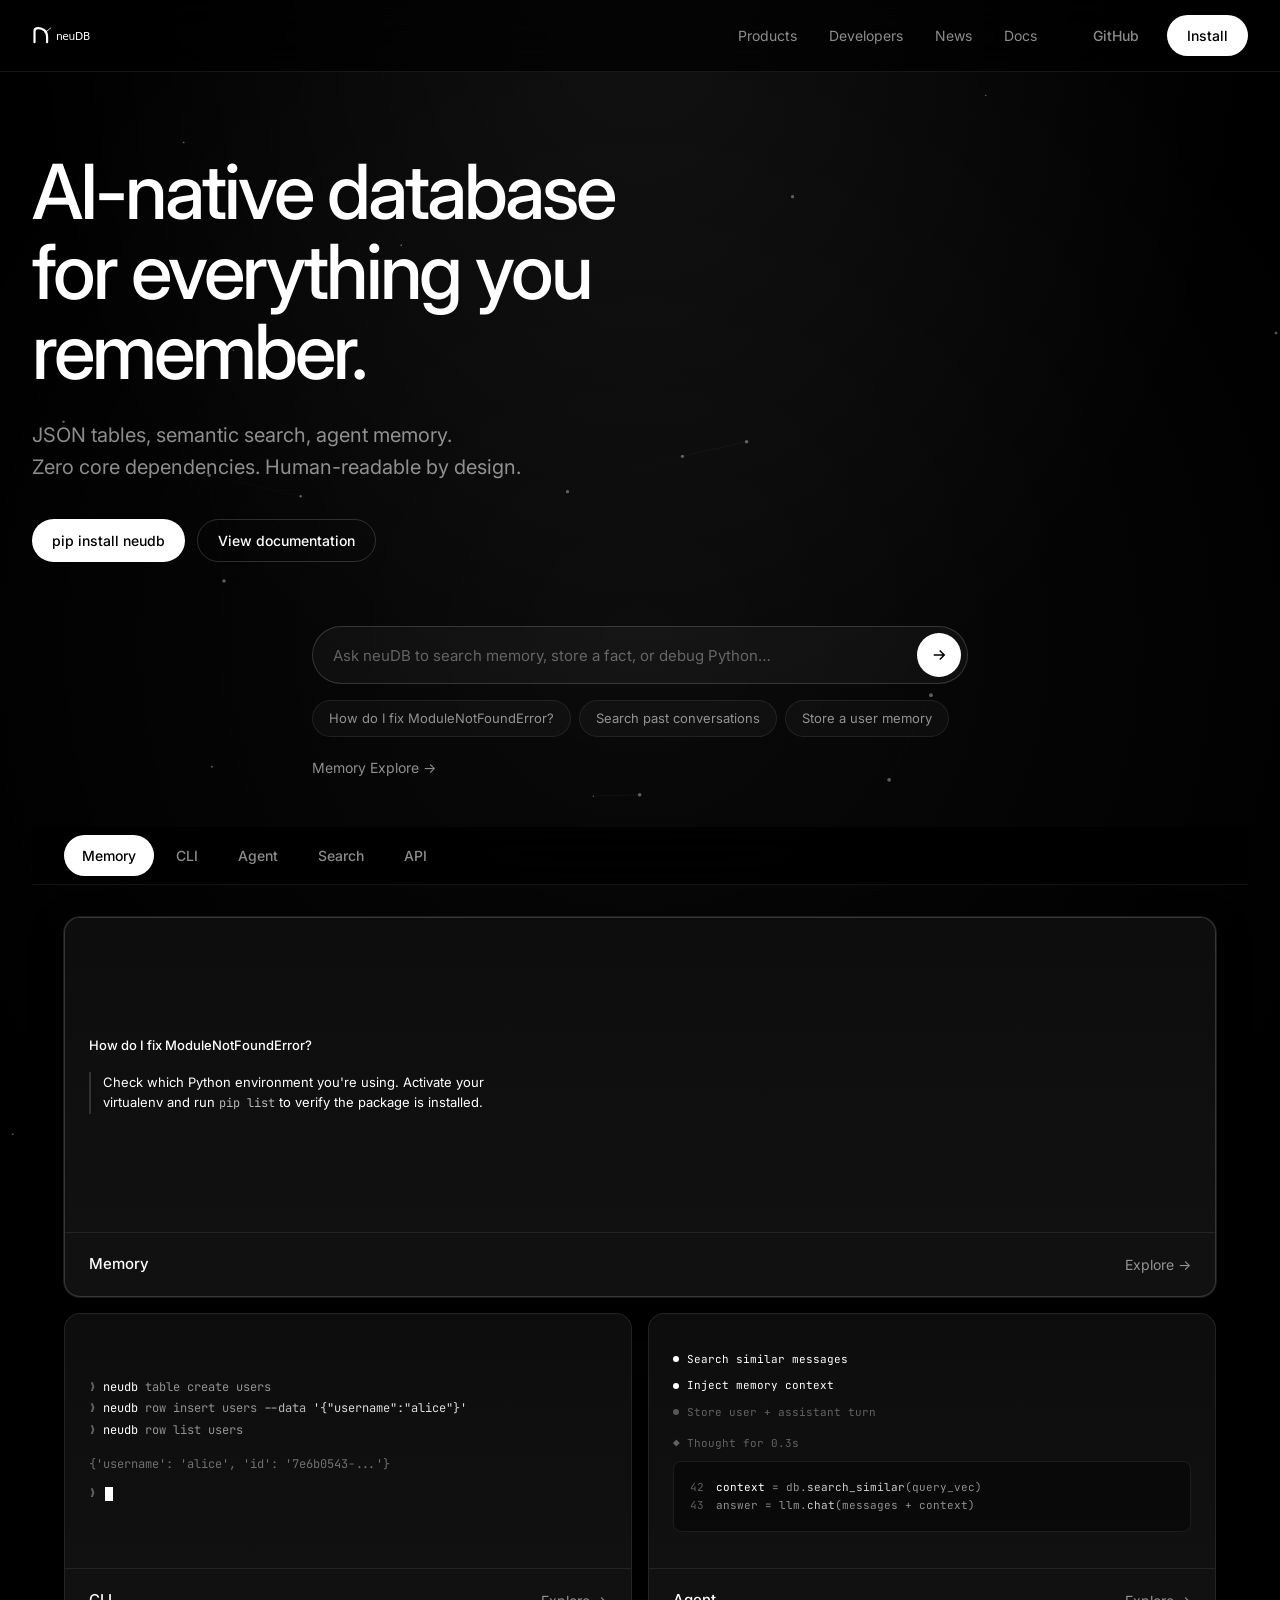
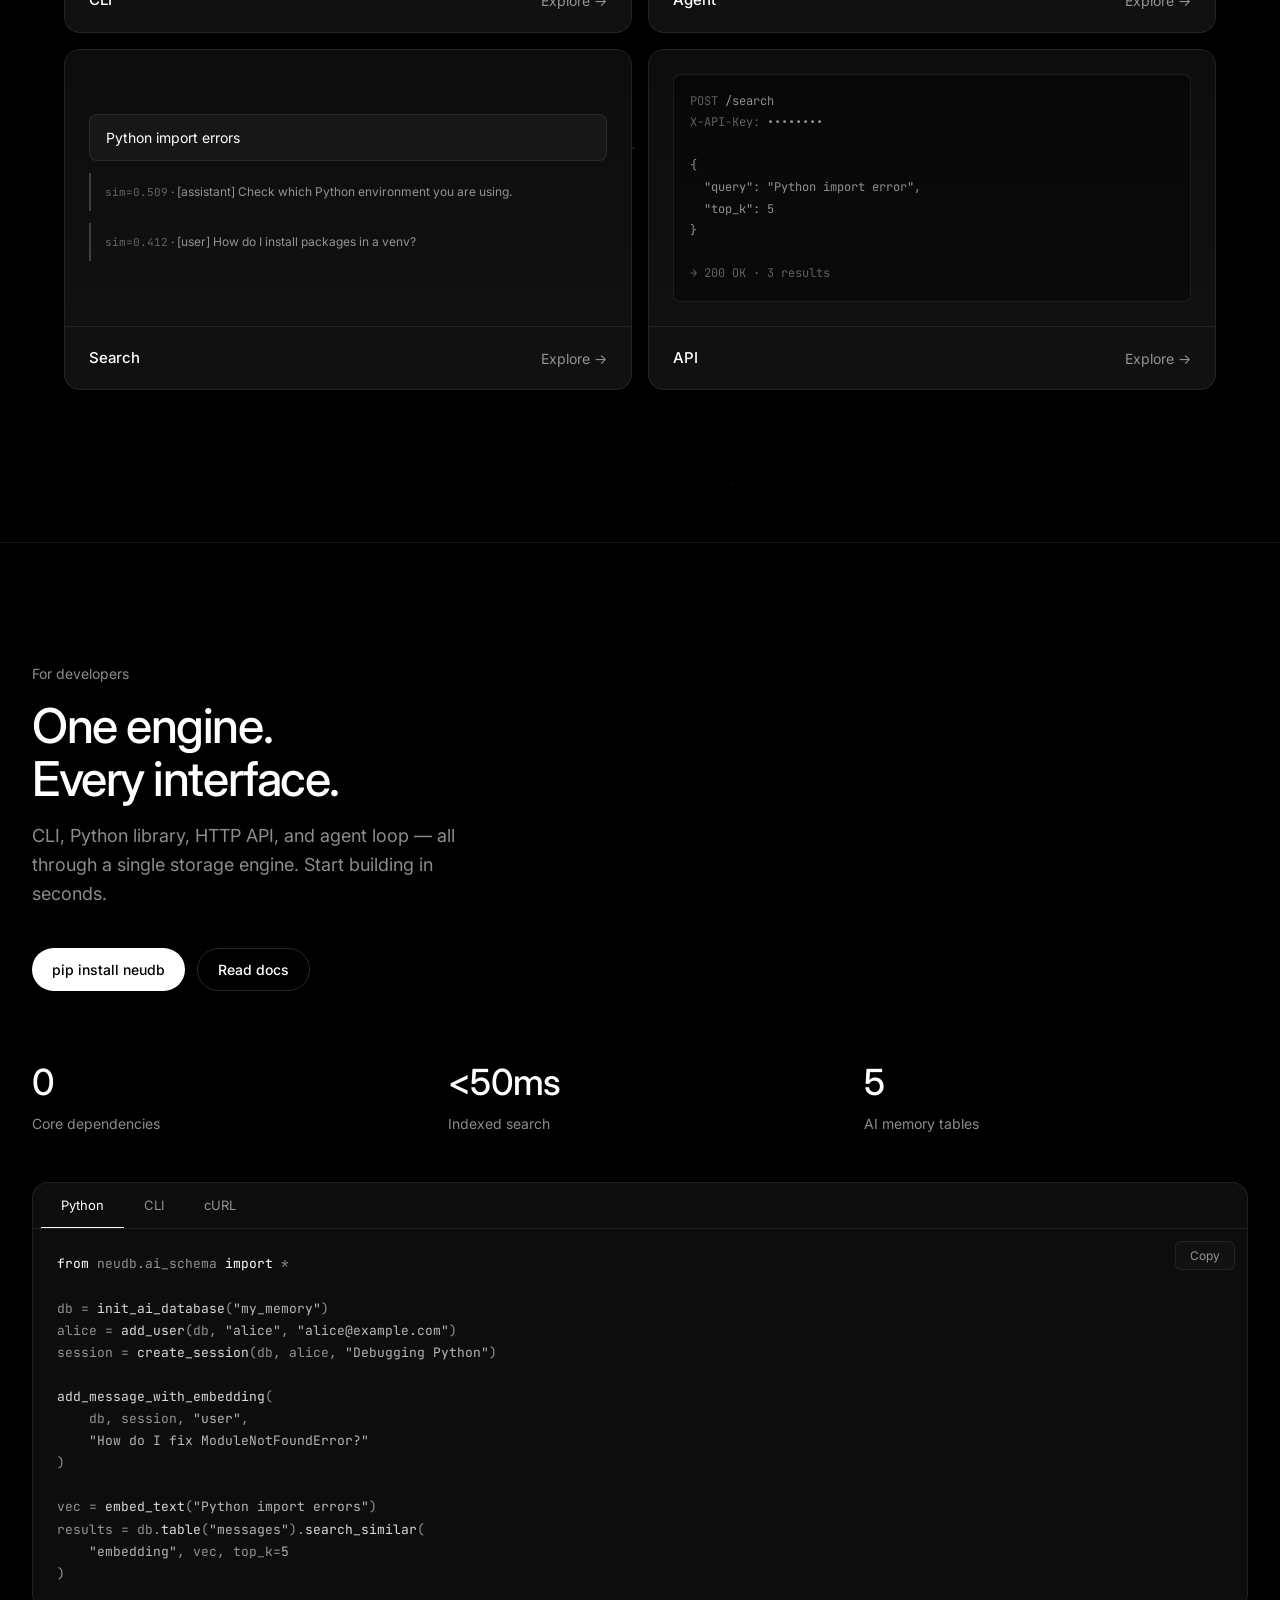
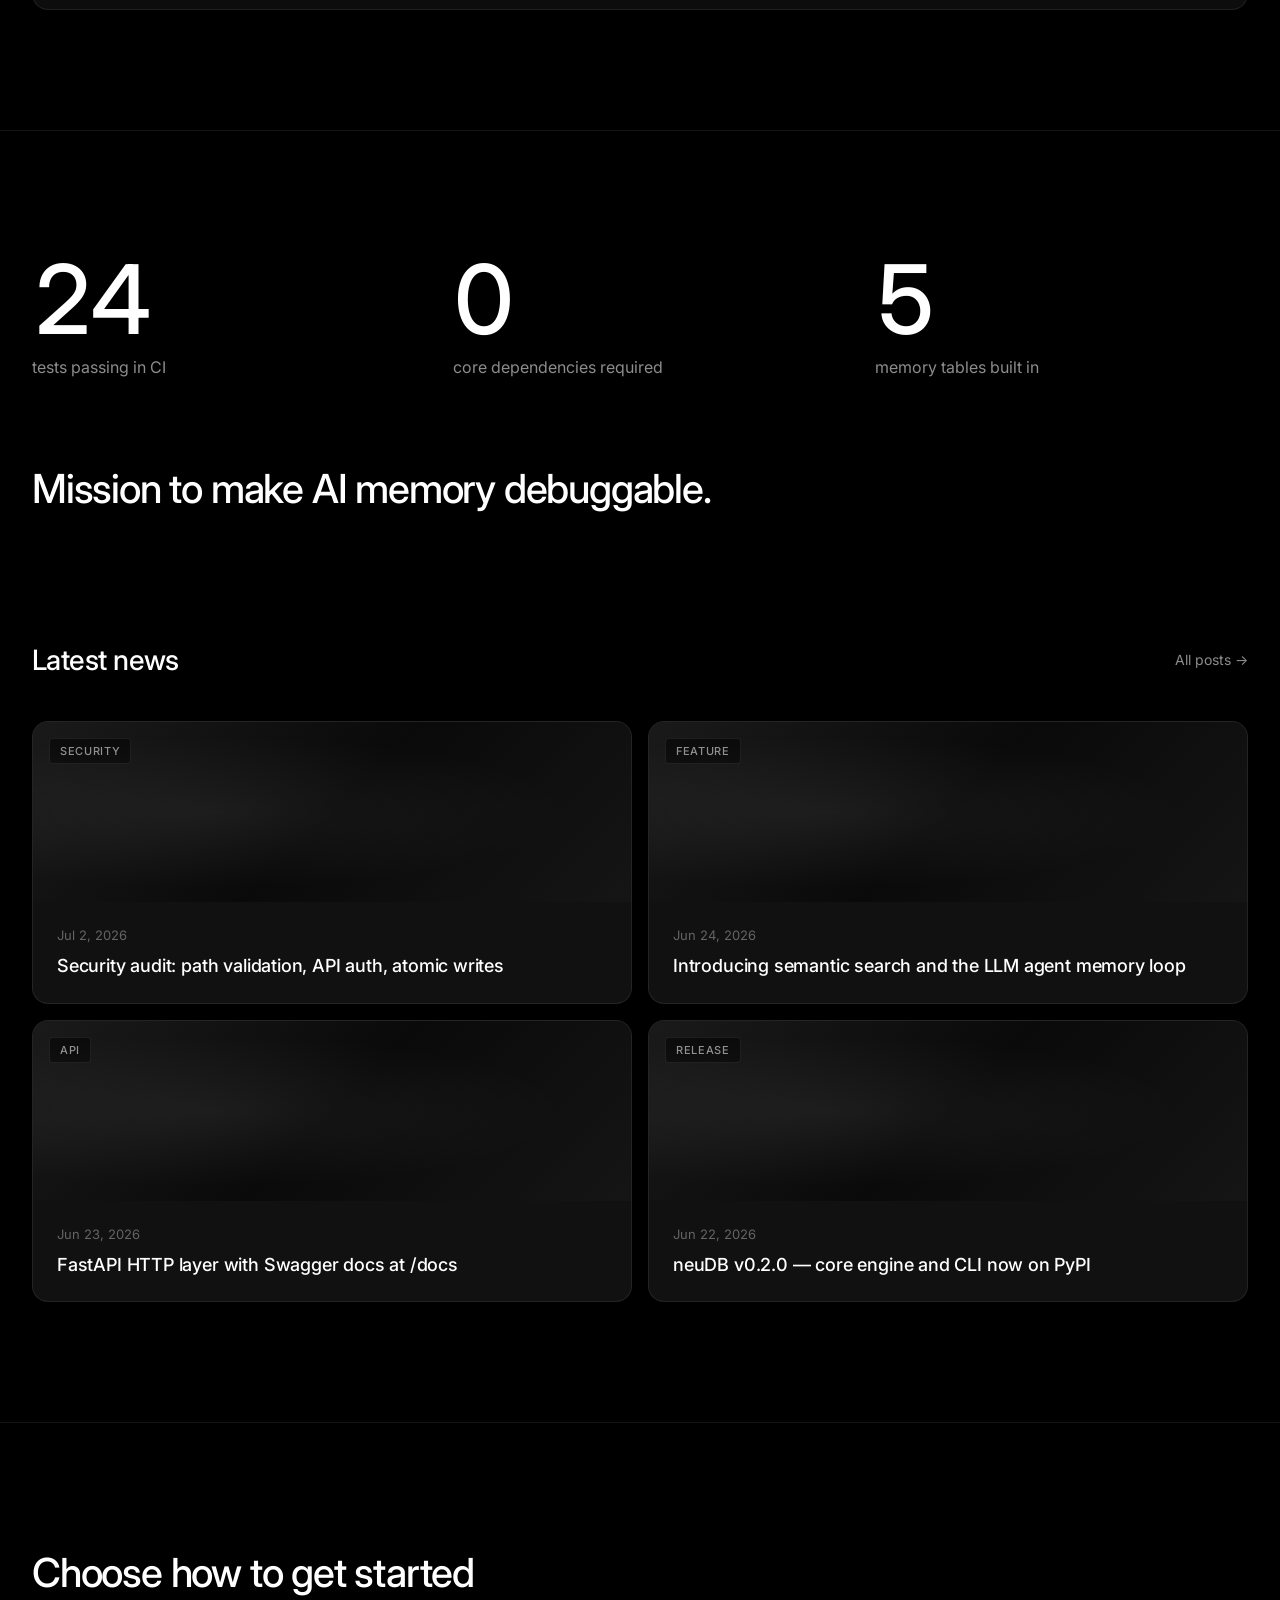
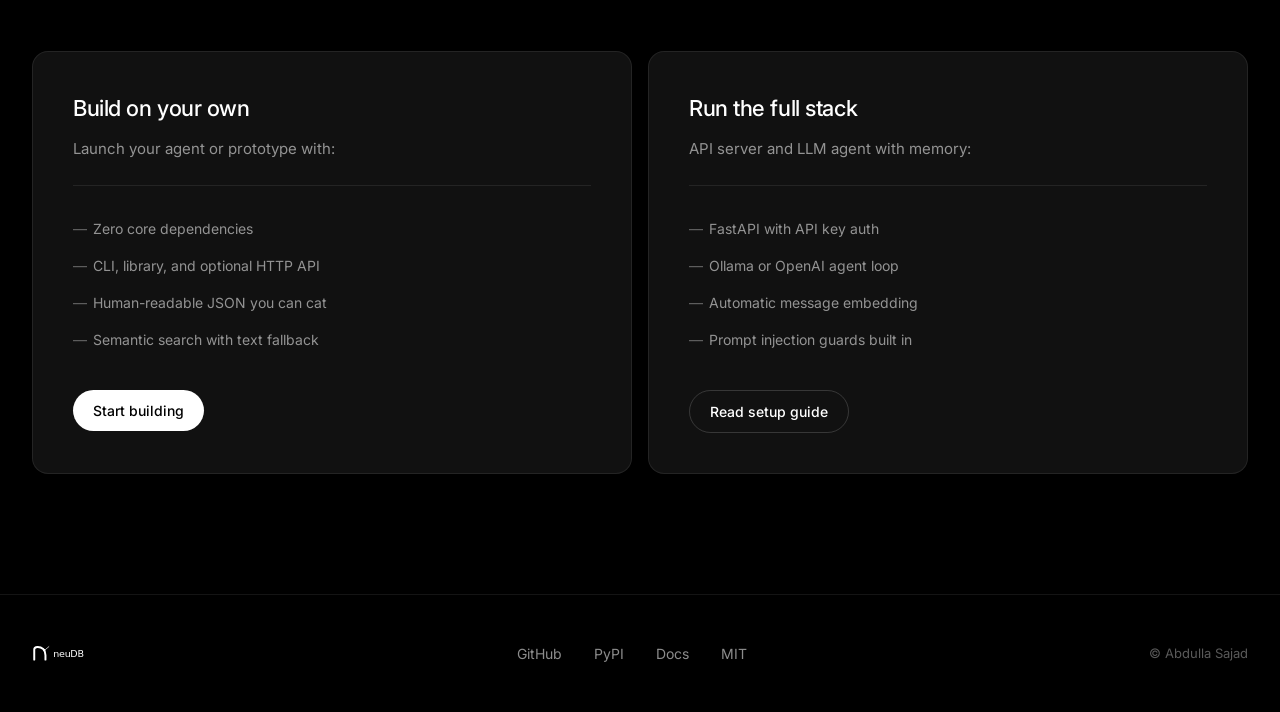
<file: website/index.html>
<!DOCTYPE html>
<html lang="en">
<head>
  <meta charset="utf-8">
  <meta name="viewport" content="width=device-width, initial-scale=1">
  <title>neuDB</title>
  <meta name="description" content="AI-native database for agents. JSON tables, semantic search, zero dependencies.">
  <meta name="author" content="Abdulla Sajad">
  <meta name="color-scheme" content="dark">
  <meta name="theme-color" content="#000000">
  <link rel="icon" href="assets/icon.svg" type="image/svg+xml">
  <link rel="apple-touch-icon" href="assets/app-icon.jpg">
  <link rel="preconnect" href="https://fonts.googleapis.com">
  <link rel="preconnect" href="https://fonts.gstatic.com" crossorigin>
  <link href="https://fonts.googleapis.com/css2?family=Inter:wght@400;500;600&family=JetBrains+Mono:wght@400;500&display=swap" rel="stylesheet">
  <link rel="stylesheet" href="css/style.css">
  <meta property="og:type" content="website">
  <meta property="og:title" content="neuDB">
  <meta property="og:description" content="Frontier memory for everything you build. JSON tables, semantic search, agent loops.">
  <meta property="og:url" content="https://neuralbroker.github.io/neudb/">
  <meta property="og:image" content="assets/logo-mark.jpg">
  <meta name="twitter:card" content="summary_large_image">
  <meta name="twitter:image" content="assets/logo-mark.jpg">
</head>
<body>
  <a class="skip-link" href="#main">Skip to content</a>

  <header class="header">
    <div class="header-inner">
      <a href="#" class="logo">
        <img src="assets/logo.svg" alt="neuDB" class="logo-wordmark" height="20">
      </a>
      <nav class="nav" aria-label="Primary">
        <a href="#showcase">Products</a>
        <a href="#developers">Developers</a>
        <a href="#news">News</a>
        <a href="https://github.com/neuralbroker/neudb/blob/main/README.md" target="_blank" rel="noopener">Docs</a>
      </nav>
      <div class="header-actions">
        <a href="https://github.com/neuralbroker/neudb" class="btn btn-ghost" target="_blank" rel="noopener">GitHub</a>
        <a href="https://pypi.org/project/neudb/" class="btn btn-primary" target="_blank" rel="noopener">Install</a>
        <button type="button" class="menu-btn" aria-label="Open menu">
          <svg viewBox="0 0 24 24" fill="none" stroke="currentColor" stroke-width="2" aria-hidden="true"><path d="M4 6h16M4 12h16M4 18h16"/></svg>
        </button>
      </div>
    </div>
  </header>

  <main id="main">
    <!-- Hero with animated background -->
    <section class="hero-wrap">
      <canvas id="hero-canvas" class="hero-canvas" aria-hidden="true"></canvas>
      <div class="hero-vignette" aria-hidden="true"></div>
      <section class="hero">
      <div class="hero-content reveal">
        <h1>
          <span class="line">AI-native database</span>
          <span class="line">for everything you</span>
          <span class="line"><span class="hero-repeat emphasis">remember.</span></span>
        </h1>
        <p class="hero-lead">
          JSON tables, semantic search, agent memory.<br>
          Zero core dependencies. Human-readable by design.
        </p>
        <div class="hero-actions">
          <a href="https://pypi.org/project/neudb/" class="btn btn-primary" target="_blank" rel="noopener">pip install neudb</a>
          <a href="https://github.com/neuralbroker/neudb/blob/main/README.md" class="btn btn-outline" target="_blank" rel="noopener">View documentation</a>
        </div>
      </div>

      <!-- Grok-style chat input -->
      <div class="grok-chat reveal">
        <div class="grok-input-wrap">
          <input
            type="text"
            id="grok-input"
            class="grok-input"
            placeholder="Ask neuDB to search memory, store a fact, or debug Python…"
            autocomplete="off"
            spellcheck="false"
          >
          <button type="button" id="grok-submit" class="grok-submit" aria-label="Search memory">
            <svg viewBox="0 0 24 24" fill="none" stroke="currentColor" stroke-width="2" aria-hidden="true"><path d="M5 12h14M13 6l6 6-6 6"/></svg>
          </button>
        </div>
        <div class="grok-suggestions" role="list">
          <button type="button" class="grok-suggestion" data-query="How do I fix ModuleNotFoundError?">How do I fix ModuleNotFoundError?</button>
          <button type="button" class="grok-suggestion" data-query="Search my past conversations about Python">Search past conversations</button>
          <button type="button" class="grok-suggestion" data-query="Store that my favorite language is Python">Store a user memory</button>
        </div>
        <div id="grok-response" class="grok-response" hidden></div>
        <a href="#showcase" class="grok-explore">Memory Explore →</a>
      </div>

      <!-- Sticky product nav -->
      <nav class="product-nav" id="product-nav" aria-label="Products">
        <div class="product-nav-inner">
          <a href="#card-memory" class="product-nav-link active">Memory</a>
          <a href="#card-cli" class="product-nav-link">CLI</a>
          <a href="#card-agent" class="product-nav-link">Agent</a>
          <a href="#card-search" class="product-nav-link">Search</a>
          <a href="#card-api" class="product-nav-link">API</a>
        </div>
      </nav>

      <!-- Product showcase cards (xAI-style) -->
      <div class="showcase" id="showcase">
        <article class="showcase-card full reveal" id="card-memory" data-product-card>
          <div class="showcase-preview">
            <div class="mock-chat">
              <p class="mock-prompt"><strong>How do I fix ModuleNotFoundError?</strong></p>
              <p class="mock-response">Check which Python environment you're using. Activate your virtualenv and run <code style="font-family:var(--font-mono);font-size:12px;color:rgba(255,255,255,0.7)">pip list</code> to verify the package is installed.</p>
            </div>
          </div>
          <div class="showcase-footer">
            <span>Memory</span>
            <a href="#developers" class="showcase-link">Explore →</a>
          </div>
        </article>

        <article class="showcase-card reveal" id="card-cli" data-product-card>
          <div class="showcase-preview">
            <div class="mock-terminal">
              <div><span class="prompt">❯</span> <span class="cmd">neudb</span> table create users</div>
              <div><span class="prompt">❯</span> <span class="cmd">neudb</span> row insert users <span class="flag">--data</span> <span class="str">'{"username":"alice"}'</span></div>
              <div><span class="prompt">❯</span> <span class="cmd">neudb</span> row list users</div>
              <div style="margin-top:12px;color:rgba(255,255,255,0.4)">{'username': 'alice', 'id': '7e6b0543-...'}</div>
              <div style="margin-top:8px"><span class="prompt">❯</span> <span class="cursor"></span></div>
            </div>
          </div>
          <div class="showcase-footer">
            <span>CLI</span>
            <a href="#developers" class="showcase-link">Explore →</a>
          </div>
        </article>

        <article class="showcase-card reveal" id="card-agent" data-product-card>
          <div class="showcase-preview">
            <div class="mock-agent">
              <div class="task running"><span class="status-dot"></span>Search similar messages</div>
              <div class="task running"><span class="status-dot"></span>Inject memory context</div>
              <div class="task done"><span class="status-dot"></span>Store user + assistant turn</div>
              <div class="thought">◆ Thought for 0.3s</div>
              <div class="mock-code">
                <span class="ln">42</span><span class="kw">context</span> = db.<span class="fn">search_similar</span>(query_vec)<br>
                <span class="ln">43</span>answer = llm.<span class="fn">chat</span>(messages + context)
              </div>
            </div>
          </div>
          <div class="showcase-footer">
            <span>Agent</span>
            <a href="#developers" class="showcase-link">Explore →</a>
          </div>
        </article>

        <article class="showcase-card reveal" id="card-search" data-product-card>
          <div class="showcase-preview">
            <div class="mock-search">
              <div class="mock-search-query">Python import errors</div>
              <div class="mock-search-result">
                <span class="sim">sim=0.509</span> · [assistant] Check which Python environment you are using.
              </div>
              <div class="mock-search-result">
                <span class="sim">sim=0.412</span> · [user] How do I install packages in a venv?
              </div>
            </div>
          </div>
          <div class="showcase-footer">
            <span>Search</span>
            <a href="#developers" class="showcase-link">Explore →</a>
          </div>
        </article>

        <article class="showcase-card reveal" id="card-api" data-product-card>
          <div class="showcase-preview">
            <div class="mock-code" style="font-size:12px;line-height:1.8">
              <span style="color:var(--text-faint)">POST</span> /search<br>
              <span style="color:var(--text-faint)">X-API-Key:</span> ••••••••<br><br>
              {<br>
              &nbsp;&nbsp;"query": "Python import error",<br>
              &nbsp;&nbsp;"top_k": 5<br>
              }<br><br>
              <span style="color:var(--text-faint)">→ 200 OK · 3 results</span>
            </div>
          </div>
          <div class="showcase-footer">
            <span>API</span>
            <a href="#developers" class="showcase-link">Explore →</a>
          </div>
        </article>
      </div>
      </section>
    </section>

    <!-- For developers -->
    <section class="dev-section reveal" id="developers">
      <p class="dev-label">For developers</p>
      <h2>
        <span class="line">One engine.</span>
        <span class="line">Every interface.</span>
      </h2>
      <p class="dev-desc">CLI, Python library, HTTP API, and agent loop — all through a single storage engine. Start building in seconds.</p>
      <div class="dev-actions">
        <a href="https://pypi.org/project/neudb/" class="btn btn-primary" target="_blank" rel="noopener">pip install neudb</a>
        <a href="https://github.com/neuralbroker/neudb/blob/main/README.md" class="btn btn-outline" target="_blank" rel="noopener">Read docs</a>
      </div>

      <div class="dev-stats">
        <div>
          <div class="dev-stat-value">0</div>
          <div class="dev-stat-label">Core dependencies</div>
        </div>
        <div>
          <div class="dev-stat-value">&lt;50ms</div>
          <div class="dev-stat-label">Indexed search</div>
        </div>
        <div>
          <div class="dev-stat-value">5</div>
          <div class="dev-stat-label">AI memory tables</div>
        </div>
      </div>

      <div class="code-window">
        <div class="code-tabs" role="tablist">
          <button class="code-tab active" role="tab" data-tab="code-python" aria-selected="true">Python</button>
          <button class="code-tab" role="tab" data-tab="code-cli">CLI</button>
          <button class="code-tab" role="tab" data-tab="code-curl">cURL</button>
        </div>
        <div id="code-python" class="code-panel active" role="tabpanel">
          <button type="button" class="code-copy" data-copy="#snippet-python">Copy</button>
          <pre id="snippet-python"><span class="kw">from</span> neudb.ai_schema <span class="kw">import</span> *

db = <span class="fn">init_ai_database</span>(<span class="str">"my_memory"</span>)
alice = <span class="fn">add_user</span>(db, <span class="str">"alice"</span>, <span class="str">"alice@example.com"</span>)
session = <span class="fn">create_session</span>(db, alice, <span class="str">"Debugging Python"</span>)

<span class="fn">add_message_with_embedding</span>(
    db, session, <span class="str">"user"</span>,
    <span class="str">"How do I fix ModuleNotFoundError?"</span>
)

vec = <span class="fn">embed_text</span>(<span class="str">"Python import errors"</span>)
results = db.<span class="fn">table</span>(<span class="str">"messages"</span>).<span class="fn">search_similar</span>(
    <span class="str">"embedding"</span>, vec, top_k=<span class="str">5</span>
)</pre>
        </div>
        <div id="code-cli" class="code-panel" role="tabpanel">
          <button type="button" class="code-copy" data-copy="#snippet-cli">Copy</button>
          <pre id="snippet-cli"><span class="cm"># Create and query tables</span>
neudb table create users
neudb row insert users --data <span class="str">'{"username":"alice"}'</span>
neudb row list users

<span class="cm"># Semantic search</span>
neudb row search messages \
  --field embedding \
  --vector <span class="str">'[0.9, 0.1, 0.2]'</span>

<span class="cm"># Agent with long-term memory</span>
neudb-agent --provider ollama --model llama3.2</pre>
        </div>
        <div id="code-curl" class="code-panel" role="tabpanel">
          <button type="button" class="code-copy" data-copy="#snippet-curl">Copy</button>
          <pre id="snippet-curl"><span class="cm"># Create a user</span>
curl -X POST http://127.0.0.1:8000/users \
  -H <span class="str">"Content-Type: application/json"</span> \
  -H <span class="str">"X-API-Key: $NEUDB_API_KEY"</span> \
  -d <span class="str">'{"username":"alice","email":"alice@example.com"}'</span>

<span class="cm"># Semantic search</span>
curl -X POST http://127.0.0.1:8000/search \
  -H <span class="str">"X-API-Key: $NEUDB_API_KEY"</span> \
  -d <span class="str">'{"query":"Python import error","top_k":5}'</span></pre>
        </div>
      </div>
    </section>

    <!-- Mission / big stats -->
    <section class="mission-section reveal">
      <div class="mission-stats">
        <div class="mission-stat">
          <div class="mission-number">24</div>
          <div class="mission-label">tests passing in CI</div>
        </div>
        <div class="mission-stat">
          <div class="mission-number">0</div>
          <div class="mission-label">core dependencies required</div>
        </div>
        <div class="mission-stat">
          <div class="mission-number">5</div>
          <div class="mission-label">memory tables built in</div>
        </div>
      </div>
      <h2>Mission to make AI memory debuggable.</h2>
    </section>

    <!-- News / Changelog -->
    <section class="news-section reveal" id="news">
      <div class="news-header">
        <h2>Latest news</h2>
        <a href="https://github.com/neuralbroker/neudb/blob/main/CHANGELOG.md" target="_blank" rel="noopener">All posts →</a>
      </div>
      <div class="news-grid">
        <a href="https://github.com/neuralbroker/neudb/blob/main/CHANGELOG.md" class="news-card" target="_blank" rel="noopener">
          <div class="news-thumb"><span class="tag">Security</span></div>
          <div class="news-body">
            <p class="news-date">Jul 2, 2026</p>
            <h3>Security audit: path validation, API auth, atomic writes</h3>
          </div>
        </a>
        <a href="https://github.com/neuralbroker/neudb/blob/main/CHANGELOG.md" class="news-card" target="_blank" rel="noopener">
          <div class="news-thumb"><span class="tag">Feature</span></div>
          <div class="news-body">
            <p class="news-date">Jun 24, 2026</p>
            <h3>Introducing semantic search and the LLM agent memory loop</h3>
          </div>
        </a>
        <a href="https://github.com/neuralbroker/neudb/blob/main/CHANGELOG.md" class="news-card" target="_blank" rel="noopener">
          <div class="news-thumb"><span class="tag">API</span></div>
          <div class="news-body">
            <p class="news-date">Jun 23, 2026</p>
            <h3>FastAPI HTTP layer with Swagger docs at /docs</h3>
          </div>
        </a>
        <a href="https://pypi.org/project/neudb/" class="news-card" target="_blank" rel="noopener">
          <div class="news-thumb"><span class="tag">Release</span></div>
          <div class="news-body">
            <p class="news-date">Jun 22, 2026</p>
            <h3>neuDB v0.2.0 — core engine and CLI now on PyPI</h3>
          </div>
        </a>
      </div>
    </section>

    <!-- Get started -->
    <section class="start-section reveal">
      <h2>Choose how to get started</h2>
      <div class="start-grid">
        <article class="start-card">
          <h3>Build on your own</h3>
          <p>Launch your agent or prototype with:</p>
          <div class="start-divider"></div>
          <ul class="start-list">
            <li>Zero core dependencies</li>
            <li>CLI, library, and optional HTTP API</li>
            <li>Human-readable JSON you can cat</li>
            <li>Semantic search with text fallback</li>
          </ul>
          <a href="https://pypi.org/project/neudb/" class="btn btn-primary" target="_blank" rel="noopener">Start building</a>
        </article>
        <article class="start-card">
          <h3>Run the full stack</h3>
          <p>API server and LLM agent with memory:</p>
          <div class="start-divider"></div>
          <ul class="start-list">
            <li>FastAPI with API key auth</li>
            <li>Ollama or OpenAI agent loop</li>
            <li>Automatic message embedding</li>
            <li>Prompt injection guards built in</li>
          </ul>
          <a href="https://github.com/neuralbroker/neudb/blob/main/README.md" class="btn btn-outline" target="_blank" rel="noopener">Read setup guide</a>
        </article>
      </div>
    </section>
  </main>

  <footer class="footer">
    <div class="footer-inner">
      <a href="#" class="logo">
        <img src="assets/logo.svg" alt="neuDB" class="logo-wordmark" height="18">
      </a>
      <nav class="footer-links" aria-label="Footer">
        <a href="https://github.com/neuralbroker/neudb" target="_blank" rel="noopener">GitHub</a>
        <a href="https://pypi.org/project/neudb/" target="_blank" rel="noopener">PyPI</a>
        <a href="https://github.com/neuralbroker/neudb/blob/main/README.md" target="_blank" rel="noopener">Docs</a>
        <a href="https://github.com/neuralbroker/neudb/blob/main/LICENSE" target="_blank" rel="noopener">MIT</a>
      </nav>
      <p class="footer-copy">© Abdulla Sajad</p>
    </div>
  </footer>

  <script src="js/background.js" defer></script>
  <script src="js/main.js" defer></script>
</body>
</html>
</file>
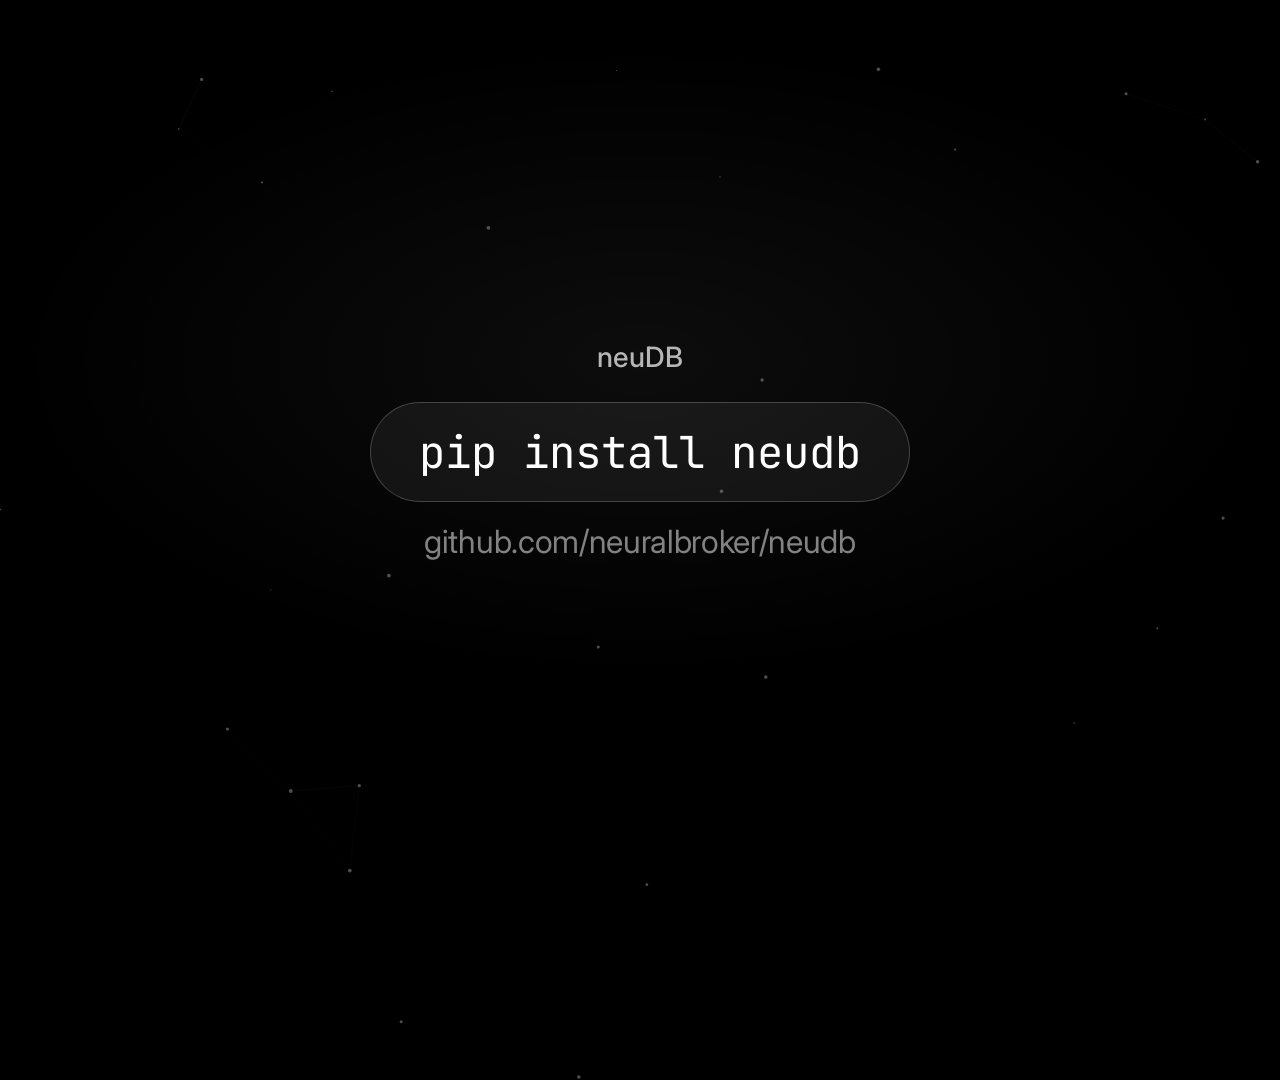
<file: docs/launch-video/promo.html>
<!DOCTYPE html>
<html lang="en">
<head>
  <meta charset="utf-8">
  <title>neuDB Launch</title>
  <link rel="preconnect" href="https://fonts.googleapis.com">
  <link rel="preconnect" href="https://fonts.gstatic.com" crossorigin>
  <link href="https://fonts.googleapis.com/css2?family=Inter:wght@400;500;600&family=JetBrains+Mono:wght@400;500&display=swap" rel="stylesheet">
  <style>
    * { margin: 0; padding: 0; box-sizing: border-box; }
    html, body {
      width: 1920px;
      height: 1080px;
      overflow: hidden;
      background: #000;
      font-family: Inter, system-ui, sans-serif;
      color: #fff;
    }
    canvas {
      position: absolute;
      inset: 0;
      width: 1920px;
      height: 1080px;
    }
    .vignette {
      position: absolute;
      inset: 0;
      background: radial-gradient(ellipse 70% 50% at 50% 40%, rgba(255,255,255,0.05) 0%, transparent 70%);
      pointer-events: none;
    }
    .scene {
      position: absolute;
      inset: 0;
      display: flex;
      flex-direction: column;
      align-items: center;
      justify-content: center;
      opacity: 0;
      animation-fill-mode: forwards;
    }
    /* Beat 1: 0-4s logo */
    .scene-logo {
      animation: showLogo 4s ease forwards;
    }
    @keyframes showLogo {
      0%, 5% { opacity: 0; transform: scale(0.92); }
      15%, 85% { opacity: 1; transform: scale(1); }
      100% { opacity: 0; transform: scale(1.02); }
    }
    .logo-img {
      width: 200px;
      height: auto;
      margin-bottom: 32px;
      filter: drop-shadow(0 0 48px rgba(255,255,255,0.12));
    }
    .wordmark {
      font-size: 96px;
      font-weight: 500;
      letter-spacing: -0.04em;
    }
    /* Beat 2: 4-8s tagline */
    .scene-tagline {
      animation: showTagline 4s ease 4s forwards;
      text-align: center;
      gap: 24px;
    }
    @keyframes showTagline {
      0%, 8% { opacity: 0; transform: translateY(20px); }
      18%, 75% { opacity: 1; transform: translateY(0); }
      100% { opacity: 0; transform: translateY(-12px); }
    }
    .line-problem {
      font-size: 52px;
      font-weight: 400;
      color: rgba(255,255,255,0.45);
      letter-spacing: -0.02em;
    }
    .line-promise {
      font-size: 72px;
      font-weight: 500;
      letter-spacing: -0.03em;
    }
    .line-promise span { color: rgba(255,255,255,0.85); }
    /* Beat 3: 8-12s pillars */
    .scene-pillars {
      animation: showPillars 4s ease 8s forwards;
      flex-direction: row;
      gap: 48px;
    }
    @keyframes showPillars {
      0%, 5% { opacity: 0; }
      12%, 88% { opacity: 1; }
      100% { opacity: 0; }
    }
    .pillar {
      font-size: 36px;
      font-weight: 500;
      padding: 24px 40px;
      border: 1px solid rgba(255,255,255,0.12);
      border-radius: 16px;
      background: rgba(255,255,255,0.03);
      opacity: 0;
      animation: pillarIn 0.6s ease forwards;
    }
    .pillar:nth-child(1) { animation-delay: 8.3s; }
    .pillar:nth-child(2) { animation-delay: 8.7s; }
    .pillar:nth-child(3) { animation-delay: 9.1s; }
    @keyframes pillarIn {
      from { opacity: 0; transform: translateY(24px); }
      to { opacity: 1; transform: translateY(0); }
    }
    /* Beat 4: 12-15s CTA */
    .scene-cta {
      animation: showCta 3s ease 12s forwards;
      text-align: center;
      gap: 20px;
    }
    @keyframes showCta {
      0%, 10% { opacity: 0; transform: scale(0.96); }
      25%, 100% { opacity: 1; transform: scale(1); }
    }
    .cta-cmd {
      font-family: "JetBrains Mono", monospace;
      font-size: 44px;
      padding: 20px 48px;
      background: rgba(255,255,255,0.06);
      border: 1px solid rgba(255,255,255,0.2);
      border-radius: 999px;
    }
    .cta-url {
      font-size: 32px;
      color: rgba(255,255,255,0.5);
      letter-spacing: -0.01em;
    }
    .cta-logo-small {
      font-size: 28px;
      font-weight: 500;
      margin-bottom: 8px;
      opacity: 0.7;
    }
  </style>
</head>
<body>
  <canvas id="bg" width="1920" height="1080" aria-hidden="true"></canvas>
  <div class="vignette" aria-hidden="true"></div>

  <div class="scene scene-logo">
    <img src="../brand/logo-mark.jpg" alt="" class="logo-img">
    <div class="wordmark">neuDB</div>
  </div>

  <div class="scene scene-tagline">
    <p class="line-problem">Your AI forgets every chat.</p>
    <p class="line-promise"><span>neuDB</span> remembers.</p>
  </div>

  <div class="scene scene-pillars">
    <div class="pillar">JSON on disk</div>
    <div class="pillar">Semantic search</div>
    <div class="pillar">Zero deps</div>
  </div>

  <div class="scene scene-cta">
    <div class="cta-logo-small">neuDB</div>
    <div class="cta-cmd">pip install neudb</div>
    <div class="cta-url">github.com/neuralbroker/neudb</div>
  </div>

  <script>
    (function () {
      const canvas = document.getElementById('bg');
      const ctx = canvas.getContext('2d');
      const nodes = Array.from({ length: 36 }, () => ({
        x: Math.random() * 1920,
        y: Math.random() * 1080,
        vx: (Math.random() - 0.5) * 0.4,
        vy: (Math.random() - 0.5) * 0.4,
        r: Math.random() * 1.5 + 0.5,
      }));
      function draw() {
        ctx.clearRect(0, 0, 1920, 1080);
        for (let i = 0; i < nodes.length; i++) {
          const a = nodes[i];
          a.x += a.vx; a.y += a.vy;
          if (a.x < 0 || a.x > 1920) a.vx *= -1;
          if (a.y < 0 || a.y > 1080) a.vy *= -1;
          for (let j = i + 1; j < nodes.length; j++) {
            const b = nodes[j];
            const d = Math.hypot(a.x - b.x, a.y - b.y);
            if (d < 140) {
              ctx.strokeStyle = `rgba(255,255,255,${(1 - d / 140) * 0.1})`;
              ctx.lineWidth = 0.5;
              ctx.beginPath();
              ctx.moveTo(a.x, a.y);
              ctx.lineTo(b.x, b.y);
              ctx.stroke();
            }
          }
        }
        nodes.forEach((n) => {
          ctx.fillStyle = 'rgba(255,255,255,0.3)';
          ctx.beginPath();
          ctx.arc(n.x, n.y, n.r, 0, Math.PI * 2);
          ctx.fill();
        });
        requestAnimationFrame(draw);
      }
      draw();
    })();
  </script>
</body>
</html>
</file>
<file: website/css/style.css>
/* neuDB — xAI-inspired design system */
:root {
  --bg: #000000;
  --bg-elevated: #0a0a0a;
  --bg-card: #111111;
  --bg-panel: #0d0d0d;
  --border: rgba(255, 255, 255, 0.08);
  --border-hover: rgba(255, 255, 255, 0.16);
  --text: #ffffff;
  --text-muted: rgba(255, 255, 255, 0.55);
  --text-faint: rgba(255, 255, 255, 0.35);
  --font-sans: "Inter", -apple-system, BlinkMacSystemFont, "Segoe UI", sans-serif;
  --font-mono: "JetBrains Mono", "SF Mono", ui-monospace, monospace;
  --max-width: 1280px;
  --header-h: 72px;
  --product-nav-h: 52px;
  --ease: cubic-bezier(0.4, 0, 0.2, 1);
}

*, *::before, *::after { box-sizing: border-box; margin: 0; padding: 0; }

html {
  scroll-behavior: smooth;
  -webkit-font-smoothing: antialiased;
  -moz-osx-font-smoothing: grayscale;
}

body {
  font-family: var(--font-sans);
  font-size: 16px;
  line-height: 1.5;
  color: var(--text);
  background: var(--bg);
  overflow-x: hidden;
}

a { color: inherit; text-decoration: none; }
button { font-family: inherit; cursor: pointer; border: none; background: none; }

.skip-link {
  position: absolute;
  top: -100px;
  left: 16px;
  padding: 8px 16px;
  background: var(--text);
  color: var(--bg);
  border-radius: 6px;
  z-index: 1000;
  font-weight: 500;
}
.skip-link:focus { top: 16px; }

/* ── Header ── */
.header {
  position: fixed;
  top: 0;
  left: 0;
  right: 0;
  height: var(--header-h);
  z-index: 100;
  background: rgba(0, 0, 0, 0.7);
  backdrop-filter: blur(20px);
  border-bottom: 1px solid var(--border);
}

.header-inner {
  max-width: var(--max-width);
  margin: 0 auto;
  padding: 0 32px;
  height: 100%;
  display: flex;
  align-items: center;
  gap: 40px;
}

.logo {
  display: flex;
  align-items: center;
  gap: 10px;
  font-size: 15px;
  font-weight: 500;
  letter-spacing: -0.01em;
  color: var(--text);
}

.logo-wordmark {
  height: 20px;
  width: auto;
  flex-shrink: 0;
  display: block;
}

.footer .logo-wordmark {
  height: 18px;
}

.nav {
  display: flex;
  align-items: center;
  gap: 32px;
  margin-left: auto;
}

.nav a {
  font-size: 14px;
  color: var(--text-muted);
  transition: color 0.2s var(--ease);
}
.nav a:hover { color: var(--text); }

.header-actions {
  display: flex;
  align-items: center;
  gap: 12px;
}

.btn {
  display: inline-flex;
  align-items: center;
  justify-content: center;
  gap: 8px;
  padding: 10px 20px;
  font-size: 14px;
  font-weight: 500;
  border-radius: 999px;
  transition: all 0.2s var(--ease);
  white-space: nowrap;
}

.btn-primary {
  background: var(--text);
  color: var(--bg);
}
.btn-primary:hover {
  background: rgba(255, 255, 255, 0.9);
  transform: translateY(-1px);
}

.btn-outline {
  background: transparent;
  color: var(--text);
  border: 1px solid var(--border-hover);
}
.btn-outline:hover {
  border-color: rgba(255, 255, 255, 0.3);
  background: rgba(255, 255, 255, 0.04);
}

.btn-ghost {
  color: var(--text-muted);
  padding: 10px 16px;
}
.btn-ghost:hover { color: var(--text); }

.menu-btn {
  display: none;
  width: 40px;
  height: 40px;
  align-items: center;
  justify-content: center;
  color: var(--text);
}
.menu-btn svg { width: 20px; height: 20px; }

/* ── Hero background (xAI-style) ── */
.hero-wrap {
  position: relative;
  overflow: hidden;
}

.hero-canvas {
  position: absolute;
  inset: 0;
  width: 100%;
  height: 100%;
  pointer-events: none;
  z-index: 0;
}

.hero-vignette {
  position: absolute;
  inset: 0;
  background:
    radial-gradient(ellipse 80% 60% at 50% 0%, rgba(255, 255, 255, 0.06) 0%, transparent 60%),
    linear-gradient(180deg, transparent 60%, var(--bg) 100%);
  pointer-events: none;
  z-index: 1;
}

/* ── Hero ── */
.hero {
  position: relative;
  z-index: 2;
  padding: calc(var(--header-h) + 80px) 32px 32px;
  max-width: var(--max-width);
  margin: 0 auto;
}

.hero-content {
  max-width: 900px;
  margin-bottom: 64px;
}

.hero h1 {
  font-size: clamp(42px, 7vw, 76px);
  font-weight: 500;
  letter-spacing: -0.04em;
  line-height: 1.05;
  margin-bottom: 28px;
}

.hero h1 .line { display: block; }
.hero h1 .emphasis {
  display: inline-block;
  position: relative;
  transition: opacity 0.2s var(--ease);
}

.hero-lead {
  font-size: clamp(17px, 2vw, 20px);
  color: var(--text-muted);
  line-height: 1.6;
  max-width: 520px;
  margin-bottom: 36px;
}

.hero-actions {
  display: flex;
  flex-wrap: wrap;
  gap: 12px;
}

/* ── Grok-style chat ── */
.grok-chat {
  position: relative;
  z-index: 2;
  max-width: 720px;
  margin: 0 auto 48px;
  padding: 0 32px;
}

.grok-input-wrap {
  display: flex;
  align-items: center;
  gap: 8px;
  padding: 6px 6px 6px 20px;
  background: rgba(255, 255, 255, 0.04);
  border: 1px solid var(--border-hover);
  border-radius: 999px;
  transition: border-color 0.2s var(--ease), box-shadow 0.2s var(--ease);
}

.grok-input-wrap:focus-within {
  border-color: rgba(255, 255, 255, 0.28);
  box-shadow: 0 0 0 4px rgba(255, 255, 255, 0.04);
}

.grok-input {
  flex: 1;
  background: none;
  border: none;
  outline: none;
  font-family: var(--font-sans);
  font-size: 15px;
  color: var(--text);
  padding: 12px 0;
  min-width: 0;
}

.grok-input::placeholder { color: var(--text-faint); }

.grok-submit {
  width: 44px;
  height: 44px;
  border-radius: 50%;
  background: var(--text);
  color: var(--bg);
  display: flex;
  align-items: center;
  justify-content: center;
  flex-shrink: 0;
  transition: transform 0.2s var(--ease), opacity 0.2s;
}

.grok-submit:hover { transform: scale(1.05); }
.grok-submit svg { width: 18px; height: 18px; }

.grok-suggestions {
  display: flex;
  flex-wrap: wrap;
  gap: 8px;
  margin-top: 16px;
}

.grok-suggestion {
  padding: 8px 16px;
  font-size: 13px;
  color: var(--text-muted);
  background: rgba(255, 255, 255, 0.03);
  border: 1px solid var(--border);
  border-radius: 999px;
  transition: all 0.2s var(--ease);
  text-align: left;
  line-height: 1.4;
}

.grok-suggestion:hover {
  color: var(--text);
  border-color: var(--border-hover);
  background: rgba(255, 255, 255, 0.06);
}

.grok-response {
  margin-top: 20px;
  padding: 20px 24px;
  background: rgba(255, 255, 255, 0.03);
  border: 1px solid var(--border);
  border-radius: 16px;
  opacity: 0;
  transform: translateY(8px);
  transition: opacity 0.3s var(--ease), transform 0.3s var(--ease);
}

.grok-response.visible {
  opacity: 1;
  transform: translateY(0);
}

.grok-thinking {
  font-size: 14px;
  color: var(--text-faint);
  font-style: italic;
}

.grok-answer {
  font-size: 15px;
  color: var(--text-muted);
  line-height: 1.6;
  padding-left: 14px;
  border-left: 2px solid rgba(255, 255, 255, 0.15);
}

.grok-explore {
  display: inline-flex;
  margin-top: 20px;
  font-size: 14px;
  color: var(--text-muted);
  transition: color 0.2s;
}

.grok-explore:hover { color: var(--text); }

/* ── Sticky product nav ── */
.product-nav {
  position: sticky;
  top: var(--header-h);
  z-index: 50;
  margin-bottom: 32px;
  opacity: 0;
  transform: translateY(-8px);
  pointer-events: none;
  transition: opacity 0.3s var(--ease), transform 0.3s var(--ease);
}

.product-nav.is-visible {
  opacity: 1;
  transform: translateY(0);
  pointer-events: auto;
}

.product-nav-inner {
  max-width: var(--max-width);
  margin: 0 auto;
  padding: 8px 32px;
  display: flex;
  gap: 4px;
  overflow-x: auto;
  background: rgba(0, 0, 0, 0.85);
  backdrop-filter: blur(20px);
  border-bottom: 1px solid var(--border);
  scrollbar-width: none;
}

.product-nav-inner::-webkit-scrollbar { display: none; }

.product-nav-link {
  padding: 10px 18px;
  font-size: 14px;
  font-weight: 500;
  color: var(--text-muted);
  border-radius: 999px;
  white-space: nowrap;
  transition: all 0.2s var(--ease);
}

.product-nav-link:hover { color: var(--text); background: rgba(255, 255, 255, 0.04); }

.product-nav-link.active {
  color: var(--bg);
  background: var(--text);
}

/* ── Product showcase (xAI cards) ── */
.showcase {
  position: relative;
  z-index: 2;
  display: grid;
  grid-template-columns: repeat(2, 1fr);
  gap: 16px;
  margin: 0 auto 120px;
  max-width: var(--max-width);
  padding: 0 32px;
}

.showcase-card {
  position: relative;
  background: var(--bg-card);
  border: 1px solid var(--border);
  border-radius: 16px;
  overflow: hidden;
  transition: border-color 0.3s var(--ease), transform 0.3s var(--ease);
  min-height: 320px;
  display: flex;
  flex-direction: column;
}

.showcase-card:hover,
.showcase-card.is-highlighted {
  border-color: var(--border-hover);
  transform: translateY(-2px);
}

.showcase-card.is-highlighted {
  box-shadow: 0 0 0 1px rgba(255, 255, 255, 0.1), 0 8px 32px rgba(0, 0, 0, 0.4);
}

.showcase-card.full { grid-column: 1 / -1; min-height: 380px; }

.showcase-preview {
  flex: 1;
  padding: 24px;
  display: flex;
  flex-direction: column;
  justify-content: center;
  background: linear-gradient(180deg, var(--bg-panel) 0%, var(--bg-card) 100%);
  overflow: hidden;
}

.showcase-footer {
  padding: 20px 24px;
  display: flex;
  align-items: center;
  justify-content: space-between;
  border-top: 1px solid var(--border);
}

.showcase-footer span {
  font-size: 15px;
  font-weight: 500;
}

.showcase-link {
  font-size: 14px;
  color: var(--text-muted);
  display: flex;
  align-items: center;
  gap: 6px;
  transition: color 0.2s;
}
.showcase-card:hover .showcase-link { color: var(--text); }

/* Mock UIs inside cards */
.mock-chat {
  font-size: 13px;
  max-width: 400px;
}

.mock-prompt {
  color: var(--text-muted);
  margin-bottom: 16px;
  line-height: 1.5;
}

.mock-prompt strong { color: var(--text); font-weight: 500; }

.mock-response {
  color: var(--text);
  line-height: 1.6;
  padding-left: 12px;
  border-left: 2px solid rgba(255, 255, 255, 0.15);
}

.mock-terminal {
  font-family: var(--font-mono);
  font-size: 12px;
  line-height: 1.8;
  color: var(--text-muted);
}

.mock-terminal .prompt { color: var(--text-faint); }
.mock-terminal .cmd { color: var(--text); }
.mock-terminal .flag { color: rgba(255, 255, 255, 0.7); }
.mock-terminal .str { color: rgba(255, 255, 255, 0.85); }
.mock-terminal .cursor {
  display: inline-block;
  width: 8px;
  height: 14px;
  background: var(--text);
  animation: blink 1s step-end infinite;
  vertical-align: middle;
  margin-left: 2px;
}

@keyframes blink {
  50% { opacity: 0; }
}

.mock-agent {
  font-family: var(--font-mono);
  font-size: 11px;
  line-height: 1.7;
}

.mock-agent .task {
  display: flex;
  align-items: center;
  gap: 8px;
  color: var(--text-muted);
  margin-bottom: 8px;
}

.mock-agent .task.done { color: var(--text-faint); }
.mock-agent .task.running { color: var(--text); }

.mock-agent .status-dot {
  width: 6px;
  height: 6px;
  border-radius: 50%;
  background: rgba(255, 255, 255, 0.3);
  flex-shrink: 0;
}
.mock-agent .task.running .status-dot {
  background: var(--text);
  animation: pulse 1.5s infinite;
}

@keyframes pulse {
  0%, 100% { opacity: 1; }
  50% { opacity: 0.4; }
}

.mock-agent .thought {
  color: var(--text-faint);
  margin: 12px 0 8px;
}

.mock-code {
  font-family: var(--font-mono);
  font-size: 11px;
  line-height: 1.7;
  color: var(--text-muted);
  background: rgba(0, 0, 0, 0.4);
  border-radius: 8px;
  padding: 16px;
  border: 1px solid var(--border);
}

.mock-code .ln { color: var(--text-faint); user-select: none; margin-right: 12px; }
.mock-code .kw { color: var(--text); }
.mock-code .fn { color: rgba(255, 255, 255, 0.8); }

.mock-search {
  display: flex;
  flex-direction: column;
  gap: 12px;
}

.mock-search-query {
  font-size: 14px;
  color: var(--text);
  padding: 12px 16px;
  background: rgba(255, 255, 255, 0.04);
  border: 1px solid var(--border);
  border-radius: 8px;
}

.mock-search-result {
  font-size: 12px;
  color: var(--text-muted);
  padding: 10px 14px;
  border-left: 2px solid rgba(255, 255, 255, 0.2);
  line-height: 1.5;
}

.mock-search-result .sim {
  color: var(--text-faint);
  font-family: var(--font-mono);
  font-size: 11px;
}

/* ── Developer section ── */
.dev-section {
  padding: 120px 32px;
  max-width: var(--max-width);
  margin: 0 auto;
  border-top: 1px solid var(--border);
}

.dev-label {
  font-size: 14px;
  color: var(--text-muted);
  margin-bottom: 16px;
}

.dev-section h2 {
  font-size: clamp(32px, 5vw, 48px);
  font-weight: 500;
  letter-spacing: -0.03em;
  line-height: 1.1;
  margin-bottom: 16px;
}

.dev-section h2 .line { display: block; }

.dev-desc {
  font-size: 18px;
  color: var(--text-muted);
  max-width: 480px;
  margin-bottom: 40px;
  line-height: 1.6;
}

.dev-actions {
  display: flex;
  gap: 12px;
  flex-wrap: wrap;
  margin-bottom: 64px;
}

.dev-stats {
  display: grid;
  grid-template-columns: repeat(3, 1fr);
  gap: 32px;
  margin-bottom: 48px;
}

.dev-stat-value {
  font-size: 36px;
  font-weight: 500;
  letter-spacing: -0.02em;
  margin-bottom: 4px;
}

.dev-stat-label {
  font-size: 14px;
  color: var(--text-muted);
}

.code-window {
  background: var(--bg-panel);
  border: 1px solid var(--border);
  border-radius: 16px;
  overflow: hidden;
}

.code-tabs {
  display: flex;
  gap: 0;
  border-bottom: 1px solid var(--border);
  padding: 0 8px;
  overflow-x: auto;
}

.code-tab {
  padding: 14px 20px;
  font-size: 13px;
  color: var(--text-muted);
  border-bottom: 2px solid transparent;
  margin-bottom: -1px;
  transition: color 0.2s;
  white-space: nowrap;
}
.code-tab:hover { color: var(--text); }
.code-tab.active {
  color: var(--text);
  border-bottom-color: var(--text);
}

.code-panel { display: none; position: relative; }
.code-panel.active { display: block; }

.code-panel pre {
  padding: 24px;
  font-family: var(--font-mono);
  font-size: 13px;
  line-height: 1.7;
  color: var(--text-muted);
  overflow-x: auto;
}

.code-panel .kw { color: var(--text); }
.code-panel .fn { color: rgba(255, 255, 255, 0.85); }
.code-panel .str { color: rgba(255, 255, 255, 0.7); }
.code-panel .cm { color: var(--text-faint); }

.code-copy {
  position: absolute;
  top: 12px;
  right: 12px;
  padding: 6px 14px;
  font-size: 12px;
  color: var(--text-muted);
  background: var(--bg-card);
  border: 1px solid var(--border);
  border-radius: 6px;
  transition: all 0.2s;
}
.code-copy:hover { color: var(--text); border-color: var(--border-hover); }

/* ── Big stats (xAI mission block) ── */
.mission-section {
  padding: 120px 32px;
  max-width: var(--max-width);
  margin: 0 auto;
  border-top: 1px solid var(--border);
}

.mission-stats {
  display: grid;
  grid-template-columns: repeat(3, 1fr);
  gap: 48px;
  margin-bottom: 80px;
}

.mission-stat {
  text-align: left;
}

.mission-number {
  font-size: clamp(48px, 8vw, 96px);
  font-weight: 500;
  letter-spacing: -0.04em;
  line-height: 1;
  margin-bottom: 8px;
  font-variant-numeric: tabular-nums;
}

.mission-number .suffix {
  font-size: 0.5em;
  color: var(--text-muted);
}

.mission-label {
  font-size: 16px;
  color: var(--text-muted);
  line-height: 1.5;
}

.mission-section h2 {
  font-size: clamp(28px, 4vw, 40px);
  font-weight: 500;
  letter-spacing: -0.03em;
}

/* ── News / Changelog ── */
.news-section {
  padding: 0 32px 120px;
  max-width: var(--max-width);
  margin: 0 auto;
}

.news-header {
  display: flex;
  justify-content: space-between;
  align-items: center;
  margin-bottom: 40px;
}

.news-header h2 {
  font-size: 28px;
  font-weight: 500;
  letter-spacing: -0.02em;
}

.news-header a {
  font-size: 14px;
  color: var(--text-muted);
  transition: color 0.2s;
}
.news-header a:hover { color: var(--text); }

.news-grid {
  display: grid;
  grid-template-columns: repeat(2, 1fr);
  gap: 16px;
}

.news-card {
  background: var(--bg-card);
  border: 1px solid var(--border);
  border-radius: 16px;
  overflow: hidden;
  transition: border-color 0.3s, transform 0.3s;
}
.news-card:hover {
  border-color: var(--border-hover);
  transform: translateY(-2px);
}

.news-thumb {
  height: 180px;
  background: linear-gradient(135deg, #1a1a1a 0%, #0a0a0a 50%, #151515 100%);
  position: relative;
  overflow: hidden;
}

.news-thumb::after {
  content: "";
  position: absolute;
  inset: 0;
  background: radial-gradient(ellipse at 30% 50%, rgba(255,255,255,0.06) 0%, transparent 60%);
}

.news-thumb .tag {
  position: absolute;
  top: 16px;
  left: 16px;
  font-size: 11px;
  font-weight: 500;
  text-transform: uppercase;
  letter-spacing: 0.06em;
  color: var(--text-muted);
  padding: 4px 10px;
  background: rgba(0, 0, 0, 0.5);
  border: 1px solid var(--border);
  border-radius: 4px;
}

.news-body {
  padding: 24px;
}

.news-date {
  font-size: 13px;
  color: var(--text-faint);
  margin-bottom: 8px;
}

.news-body h3 {
  font-size: 18px;
  font-weight: 500;
  letter-spacing: -0.01em;
  line-height: 1.4;
}

/* ── Get started (two columns) ── */
.start-section {
  padding: 120px 32px;
  max-width: var(--max-width);
  margin: 0 auto;
  border-top: 1px solid var(--border);
}

.start-section > h2 {
  font-size: clamp(28px, 4vw, 40px);
  font-weight: 500;
  letter-spacing: -0.03em;
  margin-bottom: 48px;
}

.start-grid {
  display: grid;
  grid-template-columns: repeat(2, 1fr);
  gap: 16px;
}

.start-card {
  padding: 40px;
  background: var(--bg-card);
  border: 1px solid var(--border);
  border-radius: 16px;
}

.start-card h3 {
  font-size: 22px;
  font-weight: 500;
  margin-bottom: 12px;
  letter-spacing: -0.02em;
}

.start-card > p {
  font-size: 15px;
  color: var(--text-muted);
  margin-bottom: 24px;
  line-height: 1.6;
}

.start-divider {
  height: 1px;
  background: var(--border);
  margin: 24px 0;
}

.start-list {
  list-style: none;
  margin-bottom: 32px;
}

.start-list li {
  font-size: 14px;
  color: var(--text-muted);
  padding: 8px 0;
  padding-left: 20px;
  position: relative;
  line-height: 1.5;
}

.start-list li::before {
  content: "—";
  position: absolute;
  left: 0;
  color: var(--text-faint);
}

/* ── Footer ── */
.footer {
  padding: 48px 32px;
  max-width: var(--max-width);
  margin: 0 auto;
  border-top: 1px solid var(--border);
}

.footer-inner {
  display: flex;
  justify-content: space-between;
  align-items: center;
  flex-wrap: wrap;
  gap: 24px;
}

.footer-links {
  display: flex;
  gap: 32px;
}

.footer-links a {
  font-size: 14px;
  color: var(--text-muted);
  transition: color 0.2s;
}
.footer-links a:hover { color: var(--text); }

.footer-copy {
  font-size: 13px;
  color: var(--text-faint);
}

/* ── Scroll reveal ── */
.reveal {
  opacity: 0;
  transform: translateY(24px);
  transition: opacity 0.7s var(--ease), transform 0.7s var(--ease);
}
.reveal.visible {
  opacity: 1;
  transform: translateY(0);
}

/* ── Responsive ── */
@media (max-width: 900px) {
  .showcase { grid-template-columns: 1fr; }
  .showcase-card.full { grid-column: auto; }
  .dev-stats, .mission-stats { grid-template-columns: 1fr; gap: 24px; }
  .news-grid, .start-grid { grid-template-columns: 1fr; }
}

@media (max-width: 640px) {
  .header-inner { padding: 0 20px; }
  .nav { display: none; }
  .nav.open {
    display: flex;
    flex-direction: column;
    position: fixed;
    top: var(--header-h);
    left: 0;
    right: 0;
    background: rgba(0, 0, 0, 0.95);
    backdrop-filter: blur(20px);
    padding: 24px 32px 32px;
    border-bottom: 1px solid var(--border);
    gap: 20px;
    margin-left: 0;
  }
  .menu-btn { display: flex; }
  .hero, .dev-section, .mission-section, .news-section, .start-section { padding-left: 20px; padding-right: 20px; }
  .grok-chat, .showcase { padding-left: 20px; padding-right: 20px; }
  .product-nav-inner { padding-left: 20px; padding-right: 20px; }
  .header-actions .btn-ghost { display: none; }
  .grok-suggestions { flex-direction: column; }
}

@media (prefers-reduced-motion: reduce) {
  html { scroll-behavior: auto; }
  .reveal { opacity: 1; transform: none; transition: none; }
  .mock-terminal .cursor { animation: none; }
  .product-nav { opacity: 1; transform: none; pointer-events: auto; }
  .grok-response { opacity: 1; transform: none; }
}
</file>
